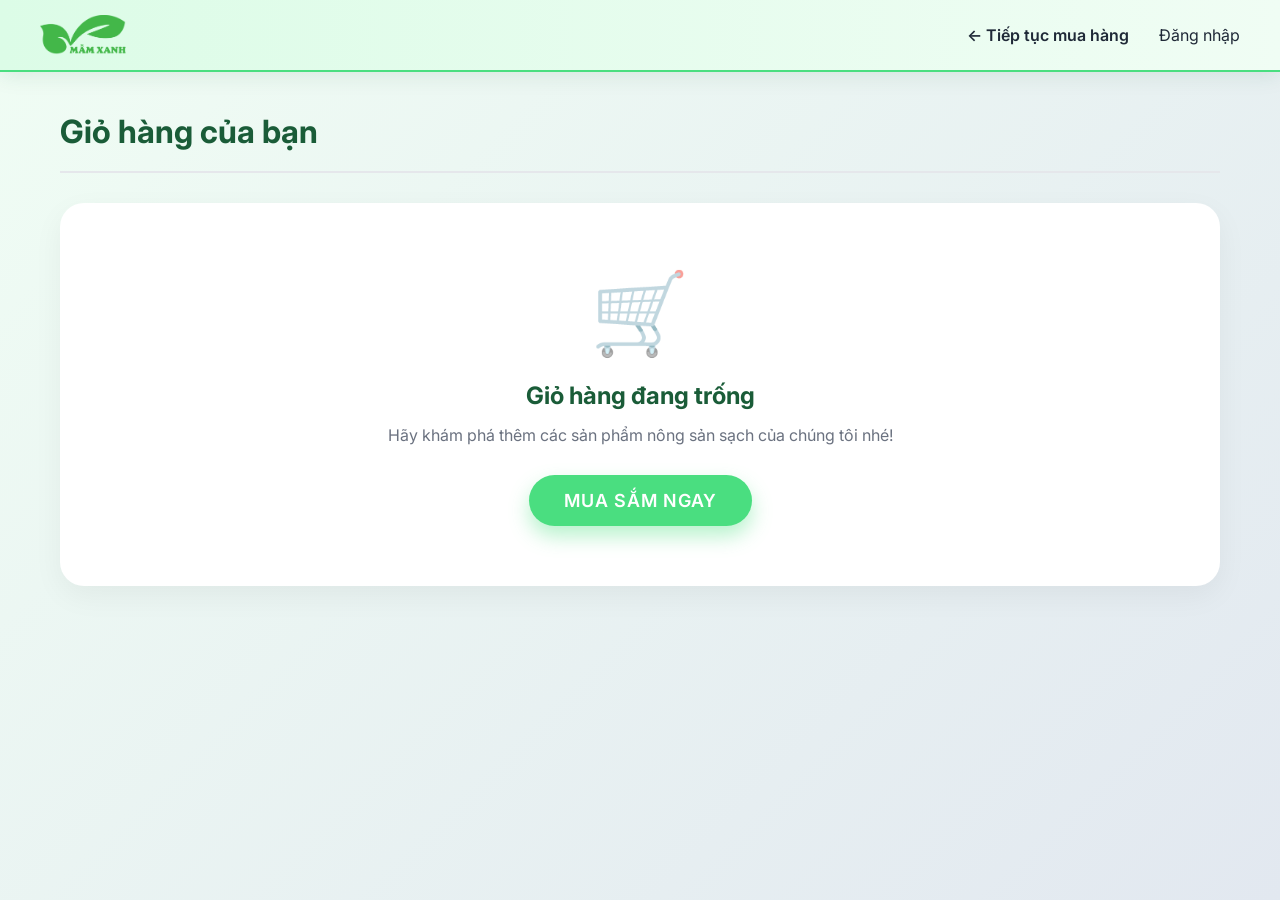
<file: mamxanh/cart.html>
<!DOCTYPE html>
<html lang="vi">
<head>
  <meta charset="UTF-8">
  <meta name="viewport" content="width=device-width, initial-scale=1.0">
  <title>Giỏ Hàng - Mầm Xanh</title>
  <link rel="stylesheet" href="style.css">
</head>
<body>

<header class="header">
  <div class="logo">
    <a href="index.html" class="logo-text">
      <img src="logo.png" alt="Mầm Xanh Logo">
    </a>
  </div>
  <div class="right">
    <a href="index.html" class="cart-link">← Tiếp tục mua hàng</a>
    <div class="user-menu" id="user-menu"></div>
  </div>
</header>

<div class="cart-container">
  <div class="cart-header">
    <h1>Giỏ hàng của bạn</h1>
  </div>

  <div id="empty-cart" class="empty-cart" style="display: none;">
    <div class="empty-cart-icon">🛒</div>
    <h2>Giỏ hàng đang trống</h2>
    <p>Hãy khám phá thêm các sản phẩm nông sản sạch của chúng tôi nhé!</p>
    <a href="index.html" class="btn-primary">Mua sắm ngay</a>
  </div>

  <div class="cart-layout" id="cart-layout">
    <div class="cart-items-section">
      <div id="cart">
        <!-- Cart items injected here -->
      </div>
    </div>

    <div class="cart-summary">
      <h3>🧾 Thông tin đơn hàng</h3>
      
      <div class="address-card">
        <h4>📍 Giao tới: <button class="btn-outline" onclick="openAddressModal()">Thay đổi</button></h4>
        <div id="selected-address">
          <!-- Selected address injected here -->
        </div>
      </div>

      <div class="summary-row">
        <span>Tạm tính:</span>
        <strong id="subtotal">0đ</strong>
      </div>
      <div class="summary-row">
        <span>Phí vận chuyển:</span>
        <strong id="shipping">0đ</strong>
      </div>
      <div class="summary-row">
        <span>Khuyến mãi:</span>
        <strong id="discount" style="color: var(--accent);">0đ</strong>
      </div>
      
      <div class="summary-row total">
        <span>Tổng cộng:</span>
        <span id="total">0đ</span>
      </div>

      <button class="btn-primary" onclick="checkout()">Thanh toán ngay</button>
      <button class="btn-clear" onclick="clearCart()">Xóa toàn bộ giỏ hàng</button>
    </div>
  </div>
</div>

<!-- ADDRESS SELECTION / ADD MODAL -->
<div id="address-modal" class="modal modal-address">
  <div class="modal-content">
    <button class="modal-close" onclick="closeAddressModal()">✕</button>
    <h2>Chọn địa chỉ giao hàng</h2>
    
    <div class="address-list-modal" id="modal-address-list">
      <!-- Addresses injected here -->
    </div>
    
    <button class="btn-primary" style="margin-bottom: 30px;" onclick="selectAddressModal()">Xác nhận chọn</button>

    <h3 style="margin-bottom: 15px; font-size: 18px; color: var(--primary);">Thêm địa chỉ mới</h3>
    <div class="form-grid">
      <div class="input-group">
        <label>Họ và tên</label>
        <input id="m-name" placeholder="Nguyễn Văn A">
      </div>
      <div class="input-group">
        <label>Số điện thoại</label>
        <input id="m-phone" placeholder="090...">
      </div>
      <div class="input-group">
        <label>Tỉnh / Thành phố</label>
        <input id="m-province" placeholder="VD: Gia Lai">
      </div>
      <div class="input-group">
        <label>Quận / Huyện</label>
        <input id="m-district" placeholder="VD: Đăk Đoa">
      </div>
      <div class="input-group full">
        <label>Địa chỉ cụ thể (Số nhà, đường)</label>
        <input id="m-address" placeholder="VD: 123 Đường Trần Hưng Đạo">
      </div>
    </div>
    <button class="btn-primary" onclick="saveNewAddress()">Thêm địa chỉ</button>
  </div>
</div>

<script src="script.js"></script>
</body>
</html>
</file>
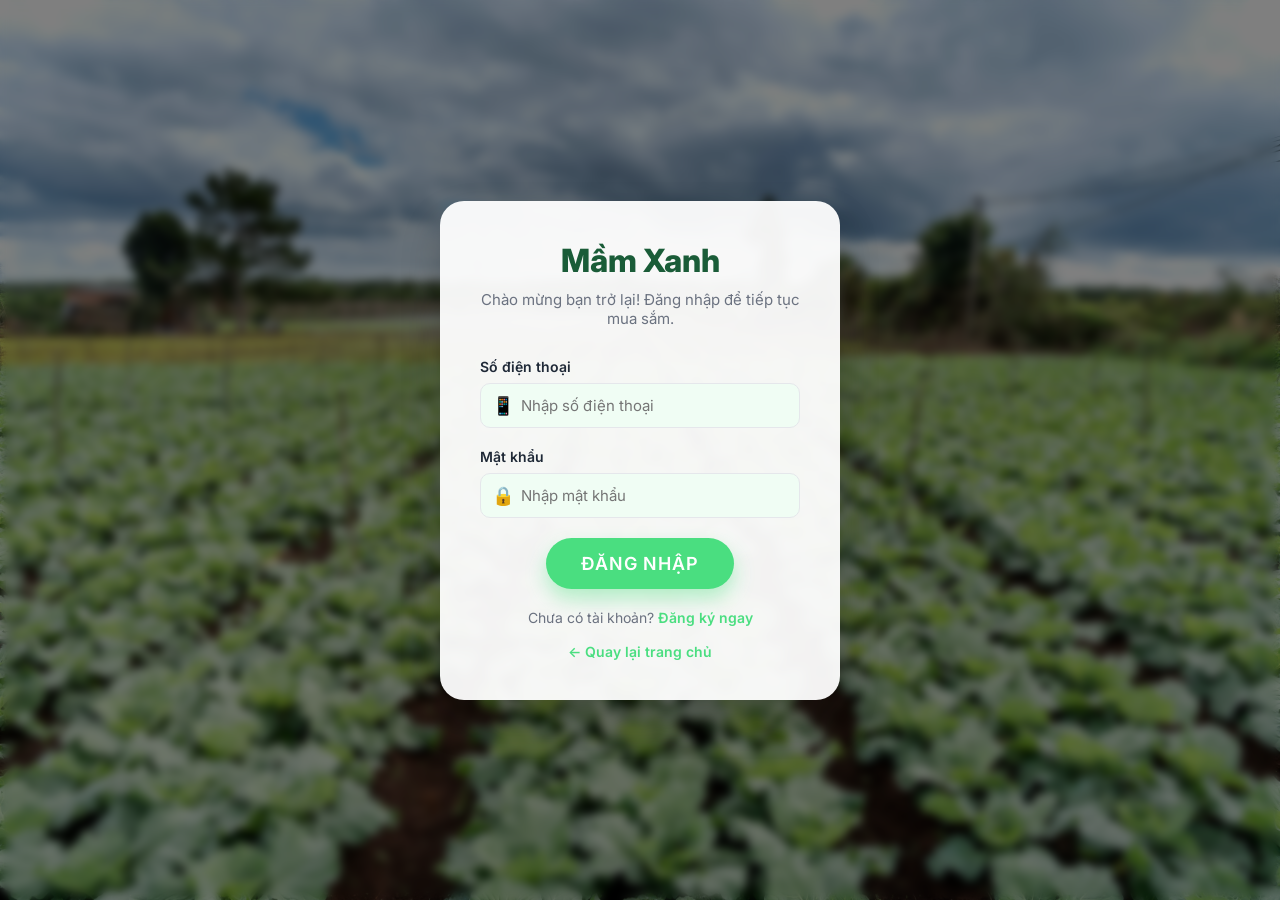
<file: mamxanh/login.html>
<!DOCTYPE html>
<html lang="vi">
<head>
  <meta charset="UTF-8">
  <meta name="viewport" content="width=device-width, initial-scale=1.0">
  <title>Đăng nhập - Mầm Xanh</title>
  <link rel="stylesheet" href="style.css">
</head>
<body class="auth-page">

<div class="auth-card">
  <a href="index.html" class="auth-logo">Mầm Xanh</a>
  <p class="auth-desc">Chào mừng bạn trở lại! Đăng nhập để tiếp tục mua sắm.</p>

  <div class="input-group">
    <label>Số điện thoại</label>
    <span class="input-icon">📱</span>
    <input id="phone" type="tel" placeholder="Nhập số điện thoại">
  </div>
  
  <div class="input-group">
    <label>Mật khẩu</label>
    <span class="input-icon">🔒</span>
    <input id="password" type="password" placeholder="Nhập mật khẩu">
  </div>

  <button class="btn-primary" onclick="login()">Đăng nhập</button>

  <div class="auth-links">
    Chưa có tài khoản? <a href="register.html">Đăng ký ngay</a><br><br>
    <a href="index.html">← Quay lại trang chủ</a>
  </div>
</div>

<script src="script.js"></script>
</body>
</html>
</file>
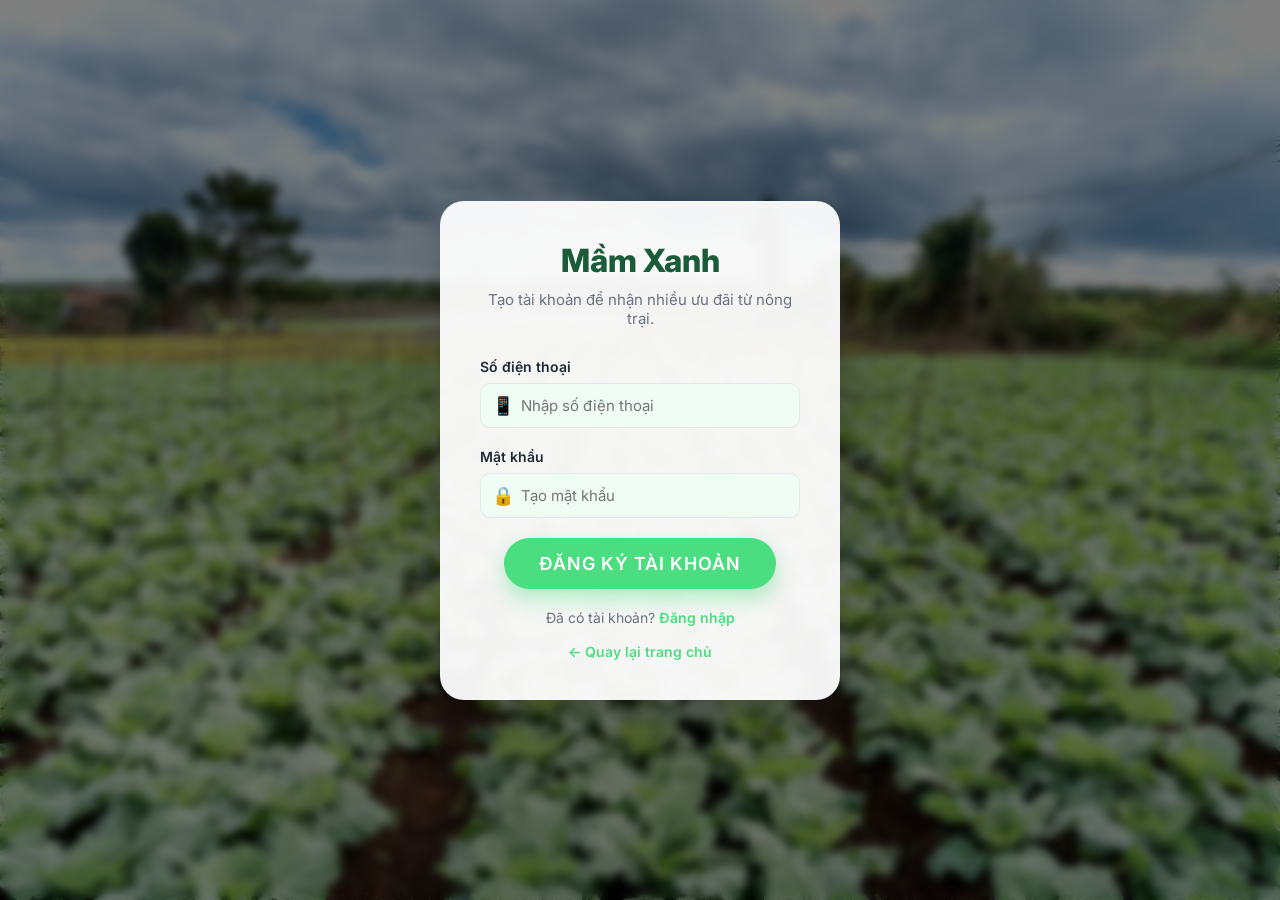
<file: mamxanh/register.html>
<!DOCTYPE html>
<html lang="vi">
<head>
  <meta charset="UTF-8">
  <meta name="viewport" content="width=device-width, initial-scale=1.0">
  <title>Đăng ký - Mầm Xanh</title>
  <link rel="stylesheet" href="style.css">
</head>
<body class="auth-page">

<div class="auth-card">
  <a href="index.html" class="auth-logo">Mầm Xanh</a>
  <p class="auth-desc">Tạo tài khoản để nhận nhiều ưu đãi từ nông trại.</p>

  <div class="input-group">
    <label>Số điện thoại</label>
    <span class="input-icon">📱</span>
    <input id="phone" type="tel" placeholder="Nhập số điện thoại">
  </div>
  
  <div class="input-group">
    <label>Mật khẩu</label>
    <span class="input-icon">🔒</span>
    <input id="password" type="password" placeholder="Tạo mật khẩu">
  </div>

  <button class="btn-primary" onclick="register()">Đăng ký tài khoản</button>

  <div class="auth-links">
    Đã có tài khoản? <a href="login.html">Đăng nhập</a><br><br>
    <a href="index.html">← Quay lại trang chủ</a>
  </div>
</div>

<script src="script.js"></script>
</body>
</html>
</file>
<file: mamxanh/style.css>
@import url('https://fonts.googleapis.com/css2?family=Inter:wght@400;500;600;700;800&display=swap');

:root {
  --primary: #1a5c38;
  --accent: #4ade80;
  --accent-hover: #22c55e;
  --bg-color: #f0fdf4;
  --card-bg: rgba(255, 255, 255, 0.9);
  --text-main: #1f2937;
  --text-muted: #6b7280;
  --border-color: #e5e7eb;
}

* { margin: 0; padding: 0; box-sizing: border-box; font-family: 'Inter', sans-serif; }

body {
  background: linear-gradient(135deg, #f0fdf4 0%, #e2e8f0 100%);
  color: var(--text-main);
  min-height: 100vh;
  display: flex;
  flex-direction: column;
}

::selection {
  background: var(--accent);
  color: #fff;
}

/* HEADER */
.header {
  display: flex;
  align-items: center;
  justify-content: space-between;
  padding: 15px 40px;
  background: linear-gradient(90deg, #dcfce7 0%, #f0fdf4 100%);
  box-shadow: 0 4px 20px rgba(26, 92, 56, 0.1);
  position: sticky;
  top: 0;
  z-index: 100;
  border-bottom: 2px solid var(--accent);
}
.logo-text { font-size: 24px; font-weight: 700; color: var(--primary); text-decoration: none; display: flex; align-items: center; gap: 10px; }
.logo-text img { height: 40px; }

/* SEARCH */
.search-container { position: relative; width: 50%; max-width: 500px; }
.search {
  width: 100%;
  padding: 12px 20px 12px 40px;
  border-radius: 30px;
  border: 1px solid var(--border-color);
  background: var(--bg-color);
  font-size: 15px;
}
.search:focus {
  outline: none;
  border-color: var(--accent);
  box-shadow: 0 0 0 4px rgba(74, 222, 128, 0.2);
}
.search-icon { position: absolute; left: 15px; top: 50%; transform: translateY(-50%); color: var(--text-muted); }

/* HEADER RIGHT */
.right { display: flex; align-items: center; gap: 30px; }
.cart-link { text-decoration: none; color: var(--text-main); font-weight: 600; display: flex; align-items: center; gap: 8px; transition: 0.3s; }
.cart-link:hover { color: var(--accent); transform: translateY(-2px); }
#cart-count { background: #ef4444; color: #fff; font-size: 12px; padding: 2px 8px; border-radius: 20px; font-weight: 700; }

.user-menu { position: relative; }
.user-name { cursor: pointer; color: var(--primary); font-weight: 600; }
.dropdown {
  position: absolute; top: 120%; right: 0; background: #fff; border-radius: 12px; padding: 15px;
  min-width: 200px; box-shadow: 0 10px 25px rgba(0,0,0,0.1); border: 1px solid var(--border-color);
  opacity: 0; visibility: hidden; transform: translateY(-10px); transition: all 0.3s ease;
}
.user-menu:hover .dropdown, .dropdown.active { opacity: 1; visibility: visible; transform: translateY(0); }
.dropdown p { color: var(--primary); font-weight: 600; margin-bottom: 12px; border-bottom: 1px solid var(--border-color); padding-bottom: 8px;}
.dropdown button { width: 100%; padding: 10px; background: #fee2e2; color: #ef4444; border: none; border-radius: 8px; font-weight: 600; cursor: pointer; transition: 0.2s;}
.dropdown button:hover { background: #fca5a5; color: #b91c1c; }

/* HERO SECTION */
.hero { margin: 30px auto; width: calc(100% - 40px); max-width: 1260px; position: relative; border-radius: 24px; overflow: hidden; box-shadow: 0 20px 40px rgba(0,0,0,0.1); }
.slider { width: 100%; aspect-ratio: 16 / 7; position: relative; }
.slides { display: flex; width: 100%; height: 100%; transition: transform 0.5s ease-in-out; }
.slide { width: 100%; flex-shrink: 0; position: relative; }
.slide img { width: 100%; height: 100%; object-fit: cover; }
.slide::after { content: ''; position: absolute; inset: 0; background: linear-gradient(90deg, rgba(26,92,56,0.8) 0%, rgba(0,0,0,0.2) 100%); }
.hero-text { position: absolute; top: 50%; left: 80px; transform: translateY(-50%); color: white; z-index: 10; max-width: 500px; }
.hero-text h1 { font-size: 56px; font-weight: 800; line-height: 1.1; margin-bottom: 20px; text-shadow: 0 4px 12px rgba(0,0,0,0.3); }
.hero-text p { font-size: 20px; opacity: 0.9; margin-bottom: 30px; font-weight: 300; }
.btn-primary { display: inline-block; padding: 15px 35px; background: var(--accent); color: #fff; font-size: 18px; font-weight: 600; text-decoration: none; border-radius: 30px; box-shadow: 0 10px 20px rgba(74, 222, 128, 0.4); text-transform: uppercase; letter-spacing: 1px; border: none; cursor: pointer; transition: 0.3s;}
.btn-primary:hover { background: var(--accent-hover); transform: translateY(-3px) scale(1.02); box-shadow: 0 15px 25px rgba(74, 222, 128, 0.5); }
.slider-dots { position: absolute; bottom: 20px; left: 50%; transform: translateX(-50%); display: flex; gap: 10px; z-index: 10; }
.dot { width: 12px; height: 12px; border-radius: 50%; background: rgba(255,255,255,0.4); cursor: pointer; transition: 0.3s; }
.dot.active { background: var(--accent); transform: scale(1.3); }

/* ABOUT SECTION */
.about { padding: 60px 20px; background: #fff; margin-bottom: 20px; }
.about-container { max-width: 1200px; margin: 0 auto; display: flex; align-items: center; gap: 40px; }
.about-text { flex: 1; }
.about-badge { display: inline-block; background: rgba(74, 222, 128, 0.2); color: var(--primary); padding: 6px 15px; border-radius: 20px; font-size: 13px; font-weight: 700; margin-bottom: 15px; letter-spacing: 1px; }
.about-text h2 { font-size: 36px; color: var(--primary); margin-bottom: 20px; }
.about-text p { font-size: 16px; color: var(--text-muted); line-height: 1.8; margin-bottom: 15px; }
.about-img { flex: 1; border-radius: 20px; overflow: hidden; box-shadow: 0 15px 35px rgba(0,0,0,0.08); }
.about-img img { width: 100%; display: block; transition: 0.5s ease; }
.about-img:hover img { transform: scale(1.05); }

/* MAIN LAYOUT */
.container { display: flex; flex-direction: column; gap: 25px; max-width: 1300px; margin: 0 auto; padding: 20px; flex: 1; }
.sidebar { width: 100%; background: var(--card-bg); backdrop-filter: blur(10px); border-radius: 20px; padding: 15px 25px; box-shadow: 0 10px 30px rgba(0,0,0,0.05); border: 1px solid var(--border-color); display: flex; align-items: center; overflow-x: auto; gap: 15px; position: sticky; top: 80px; z-index: 90; }
.sidebar h3 { font-size: 16px; color: var(--primary); margin: 0; padding-right: 15px; border-right: 2px solid var(--border-color); white-space: nowrap; border-bottom: none; }
.sidebar ul { list-style: none; display: flex; gap: 12px; margin: 0; padding: 0; }
.sidebar li { padding: 10px 20px; cursor: pointer; border-radius: 30px; color: var(--text-muted); font-weight: 500; display: flex; align-items: center; gap: 8px; white-space: nowrap; background: var(--bg-color); transition: 0.3s; margin: 0; }
.sidebar li:hover { background: rgba(74, 222, 128, 0.1); color: var(--primary); transform: translateY(-2px); }
.sidebar li.active { background: var(--accent); color: #fff; font-weight: 600; box-shadow: 0 4px 10px rgba(74, 222, 128, 0.3); border: none; }

/* Custom scrollbar for horizontal sidebar */
.sidebar::-webkit-scrollbar { height: 6px; }
.sidebar::-webkit-scrollbar-track { background: transparent; }
.sidebar::-webkit-scrollbar-thumb { background: var(--border-color); border-radius: 10px; }

.main { flex: 1; background: var(--card-bg); backdrop-filter: blur(10px); border-radius: 20px; padding: 30px; box-shadow: 0 10px 30px rgba(0,0,0,0.05); border: 1px solid var(--border-color); }
.main-header { display: flex; justify-content: space-between; align-items: center; margin-bottom: 30px; }
.main-header h2 { font-size: 28px; color: var(--primary); position: relative; }
.main-header h2::after { content: ''; position: absolute; bottom: -8px; left: 0; width: 50px; height: 4px; background: var(--accent); border-radius: 2px; }
.result-count { color: var(--text-muted); font-size: 15px; }

/* PRODUCT GRID */
.grid { display: grid; grid-template-columns: repeat(auto-fill, minmax(220px, 1fr)); gap: 25px; }
.product { background: #fff; border-radius: 16px; padding: 15px; border: 1px solid var(--border-color); box-shadow: 0 4px 15px rgba(0,0,0,0.02); position: relative; overflow: hidden; display: flex; flex-direction: column; cursor: pointer; transition: 0.3s;}
.product:hover { transform: translateY(-8px); box-shadow: 0 15px 35px rgba(0,0,0,0.1); border-color: var(--accent); }
.product-badge { position: absolute; top: 15px; left: 15px; background: var(--accent); color: #fff; font-size: 11px; font-weight: 700; padding: 5px 10px; border-radius: 20px; z-index: 2; text-transform: uppercase; box-shadow: 0 4px 10px rgba(74,222,128,0.3); }
.product-img-wrapper { width: 100%; height: 180px; border-radius: 12px; overflow: hidden; margin-bottom: 15px; position: relative; }
.product img { width: 100%; height: 100%; object-fit: cover; transition: transform 0.5s ease; }
.product:hover img { transform: scale(1.1); }
.product-info { flex: 1; display: flex; flex-direction: column; }
.product-cat { font-size: 12px; color: var(--text-muted); text-transform: uppercase; letter-spacing: 1px; margin-bottom: 5px; }
.product h3 { font-size: 16px; color: var(--text-main); margin-bottom: 10px; font-weight: 600; line-height: 1.4; }
.price-row { display: flex; justify-content: space-between; align-items: center; margin-top: auto; }
.product p.price { color: var(--primary); font-size: 18px; font-weight: 700; }
.btn-add { background: var(--bg-color); color: var(--primary); border: none; width: 40px; height: 40px; border-radius: 50%; display: flex; align-items: center; justify-content: center; cursor: pointer; font-size: 20px; transition: 0.3s; z-index: 10;}
.btn-add:hover { background: var(--accent); color: #fff; transform: rotate(90deg); }

/* PRODUCT MODAL */
.modal { position: fixed; inset: 0; background: rgba(15, 23, 42, 0.6); backdrop-filter: blur(5px); display: none; align-items: center; justify-content: center; z-index: 1000; opacity: 0; transition: opacity 0.3s ease; }
.modal.show { display: flex; opacity: 1; }
.modal-content { background: #fff; width: 90%; max-width: 800px; border-radius: 24px; display: flex; overflow: hidden; position: relative; transform: scale(0.9); transition: transform 0.3s ease; box-shadow: 0 25px 50px -12px rgba(0,0,0,0.25); }
.modal.show .modal-content { transform: scale(1); }
.modal-close { position: absolute; top: 15px; right: 15px; background: rgba(0,0,0,0.05); border: none; font-size: 18px; width: 35px; height: 35px; border-radius: 50%; cursor: pointer; display: flex; align-items: center; justify-content: center; transition: 0.2s; }
.modal-close:hover { background: #fee2e2; color: #ef4444; }

.modal-img { width: 50%; background: var(--bg-color); }
.modal-img img { width: 100%; height: 100%; object-fit: cover; }
.modal-info { width: 50%; padding: 40px; display: flex; flex-direction: column; justify-content: center; }
.modal-info h2 { font-size: 28px; margin-bottom: 10px; color: var(--primary); }
.modal-price { font-size: 24px; color: var(--accent); font-weight: 700; margin-bottom: 15px; }
.modal-desc { color: var(--text-muted); line-height: 1.6; margin-bottom: 25px; }

.qty-selector { display: flex; align-items: center; gap: 15px; margin-bottom: 30px; }
.qty-btn { width: 35px; height: 35px; background: var(--bg-color); border: none; border-radius: 50%; font-size: 18px; cursor: pointer; color: var(--primary); transition: 0.2s;}
.qty-btn:hover { background: var(--accent); color: #fff; }
.qty-input { width: 40px; text-align: center; border: none; font-size: 18px; font-weight: 600; outline: none; }

/* CART LAYOUT */
.cart-container { max-width: 1200px; margin: 40px auto; padding: 0 20px; flex: 1; width: 100%; }
.cart-header { display: flex; justify-content: space-between; align-items: center; margin-bottom: 30px; padding-bottom: 20px; border-bottom: 2px solid var(--border-color); }
.cart-header h1 { font-size: 32px; color: var(--primary); }
.empty-cart { text-align: center; padding: 60px 20px; background: #fff; border-radius: 24px; box-shadow: 0 10px 30px rgba(0,0,0,0.05); }
.empty-cart-icon { font-size: 80px; margin-bottom: 20px; opacity: 0.5; }
.empty-cart h2 { color: var(--primary); margin-bottom: 15px; }
.empty-cart p { color: var(--text-muted); margin-bottom: 30px; font-size: 16px; }

.cart-layout { display: flex; gap: 30px; align-items: flex-start; }
.cart-items-section { flex: 1; display: flex; flex-direction: column; gap: 15px; }
.cart-items-wrap { flex: 1; }
.cart-item { background: #fff; border-radius: 16px; padding: 20px; display: flex; align-items: center; gap: 20px; border: 1px solid var(--border-color); margin-bottom: 15px; position: relative; box-shadow: 0 4px 10px rgba(0,0,0,0.02); }
.cart-item img { width: 100px; height: 100px; object-fit: cover; border-radius: 12px; }
.cart-item-info { flex: 1; }
.cart-item-info h3 { font-size: 18px; margin-bottom: 8px; color: var(--primary); }
.cart-item-price { color: var(--text-muted); font-weight: 500; }
.cart-item-subtotal { font-weight: 700; color: var(--accent); font-size: 18px; min-width: 100px; text-align: right; }
.btn-remove { background: #fee2e2; border: none; color: #ef4444; width: 30px; height: 30px; border-radius: 50%; cursor: pointer; transition: 0.2s; position: absolute; right: 20px; top: 20px; }
.btn-remove:hover { background: #fca5a5; }

.cart-summary { width: 350px; background: #fff; padding: 25px; border-radius: 16px; border: 1px solid var(--border-color); box-shadow: 0 10px 20px rgba(0,0,0,0.02); position: sticky; top: 100px; }
.cart-summary h3 { font-size: 20px; margin-bottom: 20px; color: var(--primary); border-bottom: 2px solid var(--bg-color); padding-bottom: 10px; }
.summary-row { display: flex; justify-content: space-between; margin-bottom: 15px; color: var(--text-muted); font-weight: 500; }
.summary-row.total { font-size: 22px; font-weight: 700; color: var(--primary); border-top: 2px solid var(--bg-color); padding-top: 15px; margin-top: 10px; }
.cart-summary .btn-primary { width: 100%; text-align: center; margin-bottom: 15px; }
.btn-clear { width: 100%; padding: 15px; background: transparent; border: 2px solid #ef4444; color: #ef4444; font-weight: 600; border-radius: 30px; cursor: pointer; transition: 0.3s; }
.btn-clear:hover { background: #fee2e2; }

.address-card { margin-bottom: 25px; padding-bottom: 20px; border-bottom: 1px dashed var(--border-color); }
.address-card h4 { display: flex; justify-content: space-between; align-items: center; font-size: 16px; color: var(--primary); margin-bottom: 15px; }

.address-box { padding: 15px; border: 2px dashed var(--accent); border-radius: 12px; background: var(--bg-color); }
.address-box strong { display: block; font-size: 15px; color: var(--text-main); margin-bottom: 5px; }
.address-box span { display: block; font-size: 14px; color: var(--text-muted); line-height: 1.5; }

.btn-outline { width: 100%; padding: 10px; background: transparent; border: 2px solid var(--accent); color: var(--accent); border-radius: 8px; font-weight: 600; cursor: pointer; transition: 0.3s; }
.btn-outline:hover { background: var(--accent); color: #fff; }
.address-card .btn-outline { width: auto; padding: 5px 12px; font-size: 13px; border-radius: 20px; }

/* AUTH PAGES */
.auth-page { justify-content: center; align-items: center; background: url('vườn rau.jpg') no-repeat center center/cover; position: relative; }
.auth-page::before { content: ''; position: absolute; inset: 0; background: rgba(0, 0, 0, 0.5); backdrop-filter: blur(5px); }
.auth-card { background: rgba(255, 255, 255, 0.95); padding: 40px; border-radius: 24px; width: 100%; max-width: 400px; position: relative; z-index: 10; box-shadow: 0 20px 40px rgba(0,0,0,0.2); text-align: center; }
.auth-logo { font-size: 32px; color: var(--primary); text-decoration: none; display: block; margin-bottom: 10px; font-weight: 800; }
.auth-desc { color: var(--text-muted); margin-bottom: 30px; font-size: 15px; }

.input-group { position: relative; margin-bottom: 20px; text-align: left; }
.input-group label { display: block; margin-bottom: 8px; font-size: 14px; font-weight: 600; color: var(--text-main); }
.input-group input { width: 100%; padding: 12px 12px 12px 40px; border: 1px solid var(--border-color); border-radius: 10px; font-size: 15px; background: var(--bg-color); transition: 0.3s; }
.input-group input:focus { border-color: var(--accent); outline: none; box-shadow: 0 0 0 3px rgba(74, 222, 128, 0.2); }
.input-icon { position: absolute; left: 12px; bottom: 12px; color: var(--text-muted); font-size: 18px; }
.auth-links { margin-top: 20px; font-size: 14px; color: var(--text-muted); }
.auth-links a { color: var(--accent); text-decoration: none; font-weight: 600; }

/* TOAST */
.toast-container { position: fixed; bottom: 30px; right: 30px; display: flex; flex-direction: column; gap: 15px; z-index: 9999; }
.toast { background: #fff; color: var(--text-main); padding: 15px 20px; border-radius: 12px; display: flex; align-items: center; gap: 15px; box-shadow: 0 10px 30px rgba(0,0,0,0.1); border-left: 5px solid var(--accent); transform: translateX(120%); transition: transform 0.4s cubic-bezier(0.68, -0.55, 0.265, 1.55); }
.toast.show { transform: translateX(0); }
.toast.error { border-left-color: #ef4444; }
.toast-icon { width: 28px; height: 28px; border-radius: 50%; background: var(--accent); color: #fff; display: flex; align-items: center; justify-content: center; font-weight: bold; }
.toast.error .toast-icon { background: #ef4444; }
.toast-content h4 { font-size: 16px; margin-bottom: 3px; }
.toast-content p { font-size: 14px; color: var(--text-muted); }

/* FOOTER */
.footer { background: var(--card-bg); border-top: 1px solid var(--border-color); margin-top: auto; padding-top: 40px; }
.footer-container { display: flex; flex-wrap: wrap; gap: 40px; max-width: 1300px; margin: 0 auto; padding: 0 20px 40px; }
.footer-col { flex: 1; min-width: 250px; }
.footer-col h3 { font-size: 20px; color: var(--primary); margin-bottom: 20px; }
.footer-col p { color: var(--text-muted); line-height: 1.8; font-size: 15px; }
.footer-col p span { display: inline-block; width: 25px; }
.footer-col a { color: var(--text-muted); text-decoration: none; transition: 0.3s; }
.footer-col a:hover { color: var(--accent); }

.social-links { display: flex; gap: 10px; margin-top: 20px; flex-wrap: wrap; }
.social-links a { display: inline-block; background: var(--bg-color); color: var(--primary); padding: 8px 15px; border-radius: 20px; font-size: 13px; font-weight: 600; border: 1px solid var(--border-color); }
.social-links a:hover { background: var(--accent); color: #fff; border-color: var(--accent); transform: translateY(-3px); box-shadow: 0 5px 15px rgba(74, 222, 128, 0.3); }

.map-container { width: 100%; height: 200px; border-radius: 16px; overflow: hidden; border: 2px solid var(--bg-color); }
.footer-bottom { text-align: center; padding: 20px; background: var(--primary); color: #fff; font-size: 14px; }

/* ADDRESS MODAL */
.modal-address .modal-content { max-width: 500px; padding: 30px; flex-direction: column; }
.modal-address h2 { font-size: 24px; color: var(--text-main); margin-bottom: 20px; }
.form-grid { display: grid; grid-template-columns: 1fr 1fr; gap: 15px; margin-bottom: 20px; }
.form-grid .input-group.full { grid-column: span 2; }
.address-list-modal { max-height: 300px; overflow-y: auto; margin-bottom: 20px; display: flex; flex-direction: column; gap: 10px;}
.address-item-row { display: flex; align-items: flex-start; gap: 15px; padding: 15px; border: 1px solid var(--border-color); border-radius: 12px; cursor: pointer; transition: 0.2s;}
.address-item-row:hover { border-color: var(--accent); background: var(--bg-color); }
.address-item-row input[type="radio"] { margin-top: 4px; accent-color: var(--accent); transform: scale(1.2);}
.address-info { flex: 1; }
.address-info strong { display: block; font-size: 15px; margin-bottom: 5px;}
.address-info span { font-size: 13px; color: var(--text-muted); line-height: 1.4; display: block;}
.btn-delete-addr { background: transparent; border: none; color: #ef4444; cursor: pointer; font-size: 18px; padding: 5px;}

/* ANIMATION */
@keyframes bounce { 0%, 100% { transform: scale(1); } 50% { transform: scale(1.3); } }
.bounce-in { animation: bounce 0.4s ease; }

/* RESPONSIVE */
@media (max-width: 992px) {
  .about-container { flex-direction: column; text-align: center; }
  .cart-layout { flex-direction: column; }
  .cart-summary { width: 100%; position: static; }
}
/* FLOATING CONTACT BUTTONS */
.floating-contact { position: fixed; bottom: 30px; left: 30px; display: flex; flex-direction: column; gap: 15px; z-index: 999; }
.contact-bubble { width: 55px; height: 55px; border-radius: 50%; display: flex; align-items: center; justify-content: center; color: #fff; text-decoration: none; font-weight: bold; box-shadow: 0 4px 15px rgba(0,0,0,0.2); transition: 0.3s; position: relative; }
.contact-bubble:hover { transform: scale(1.1); box-shadow: 0 6px 20px rgba(0,0,0,0.3); }
.contact-bubble.phone { background: #10b981; animation: pulse-green 2s infinite; }
.contact-bubble.zalo { background: #0068ff; }
.contact-bubble.fb { background: #0866ff; }
.contact-bubble .icon { font-size: 24px; }
.contact-bubble .text { font-size: 16px; font-weight: 800; }

@keyframes pulse-green {
  0% { box-shadow: 0 0 0 0 rgba(16, 185, 129, 0.7); }
  70% { box-shadow: 0 0 0 15px rgba(16, 185, 129, 0); }
  100% { box-shadow: 0 0 0 0 rgba(16, 185, 129, 0); }
}
</file>
